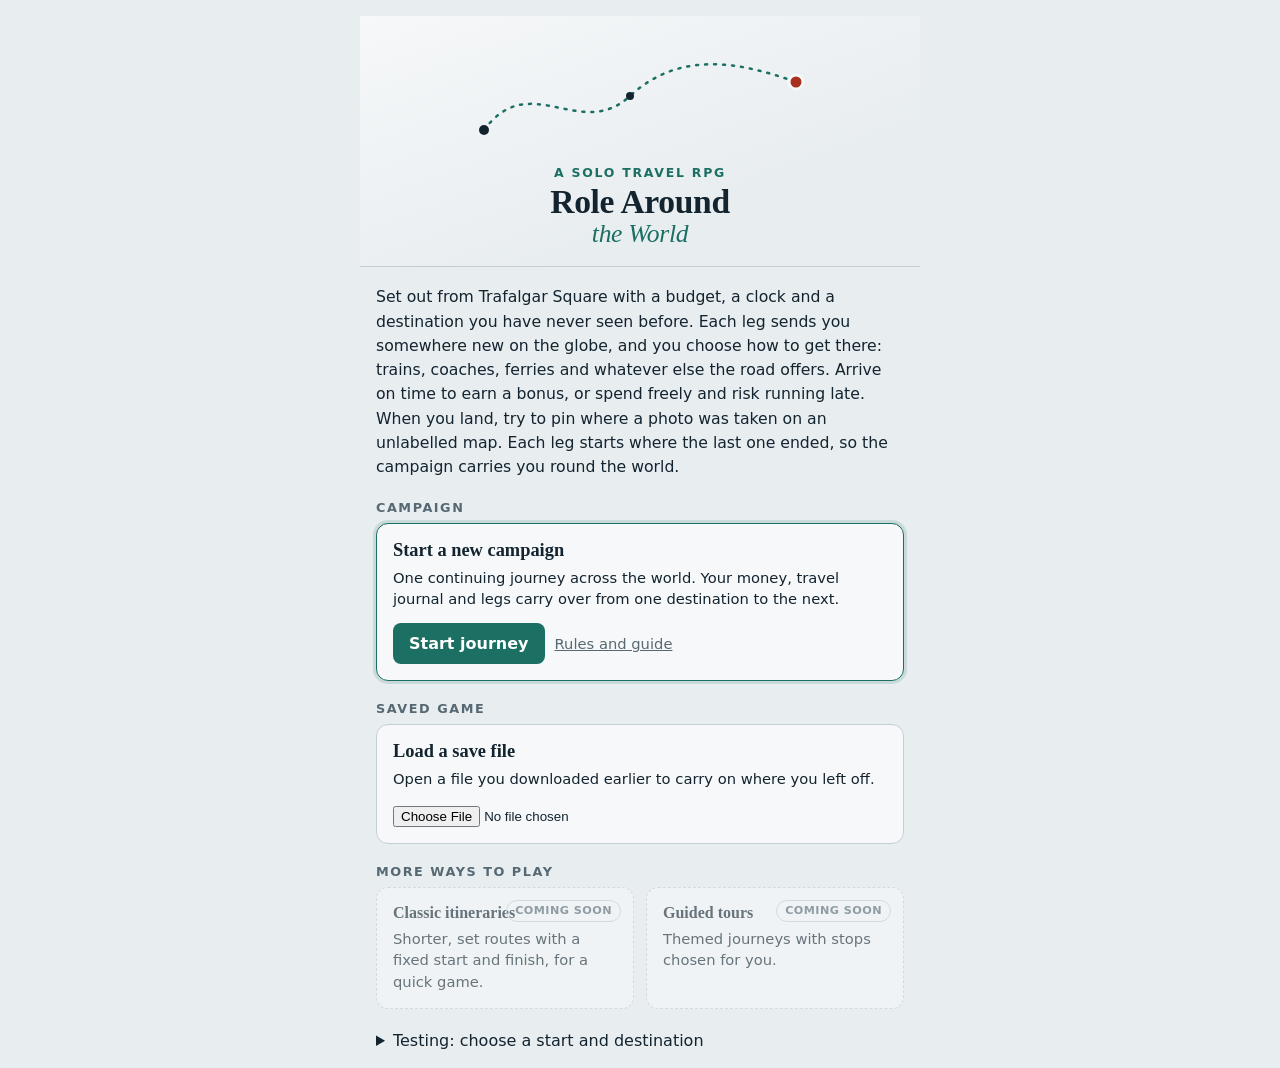
<file: index.html>
<!DOCTYPE html>
<html lang="en">
<head>
<meta charset="utf-8">
<meta name="viewport" content="width=device-width, initial-scale=1, viewport-fit=cover">
<title>Role Around the World</title>
<link rel="stylesheet" href="styles.css">
</head>
<body>
<main id="app"></main>
<script src="data/gazetteer.js"></script>
<script src="data/adjacency.js"></script>
<script src="data/regions/index.js"></script>
<script src="data.js"></script>
<script src="config.js"></script>
<script src="map.js"></script>
<script src="lastmile.js"></script>
<script src="routes.js"></script>
<script src="game.js"></script>
<script src="town.js"></script>
<script src="achievements.js"></script>
</body>
</html>
</file>
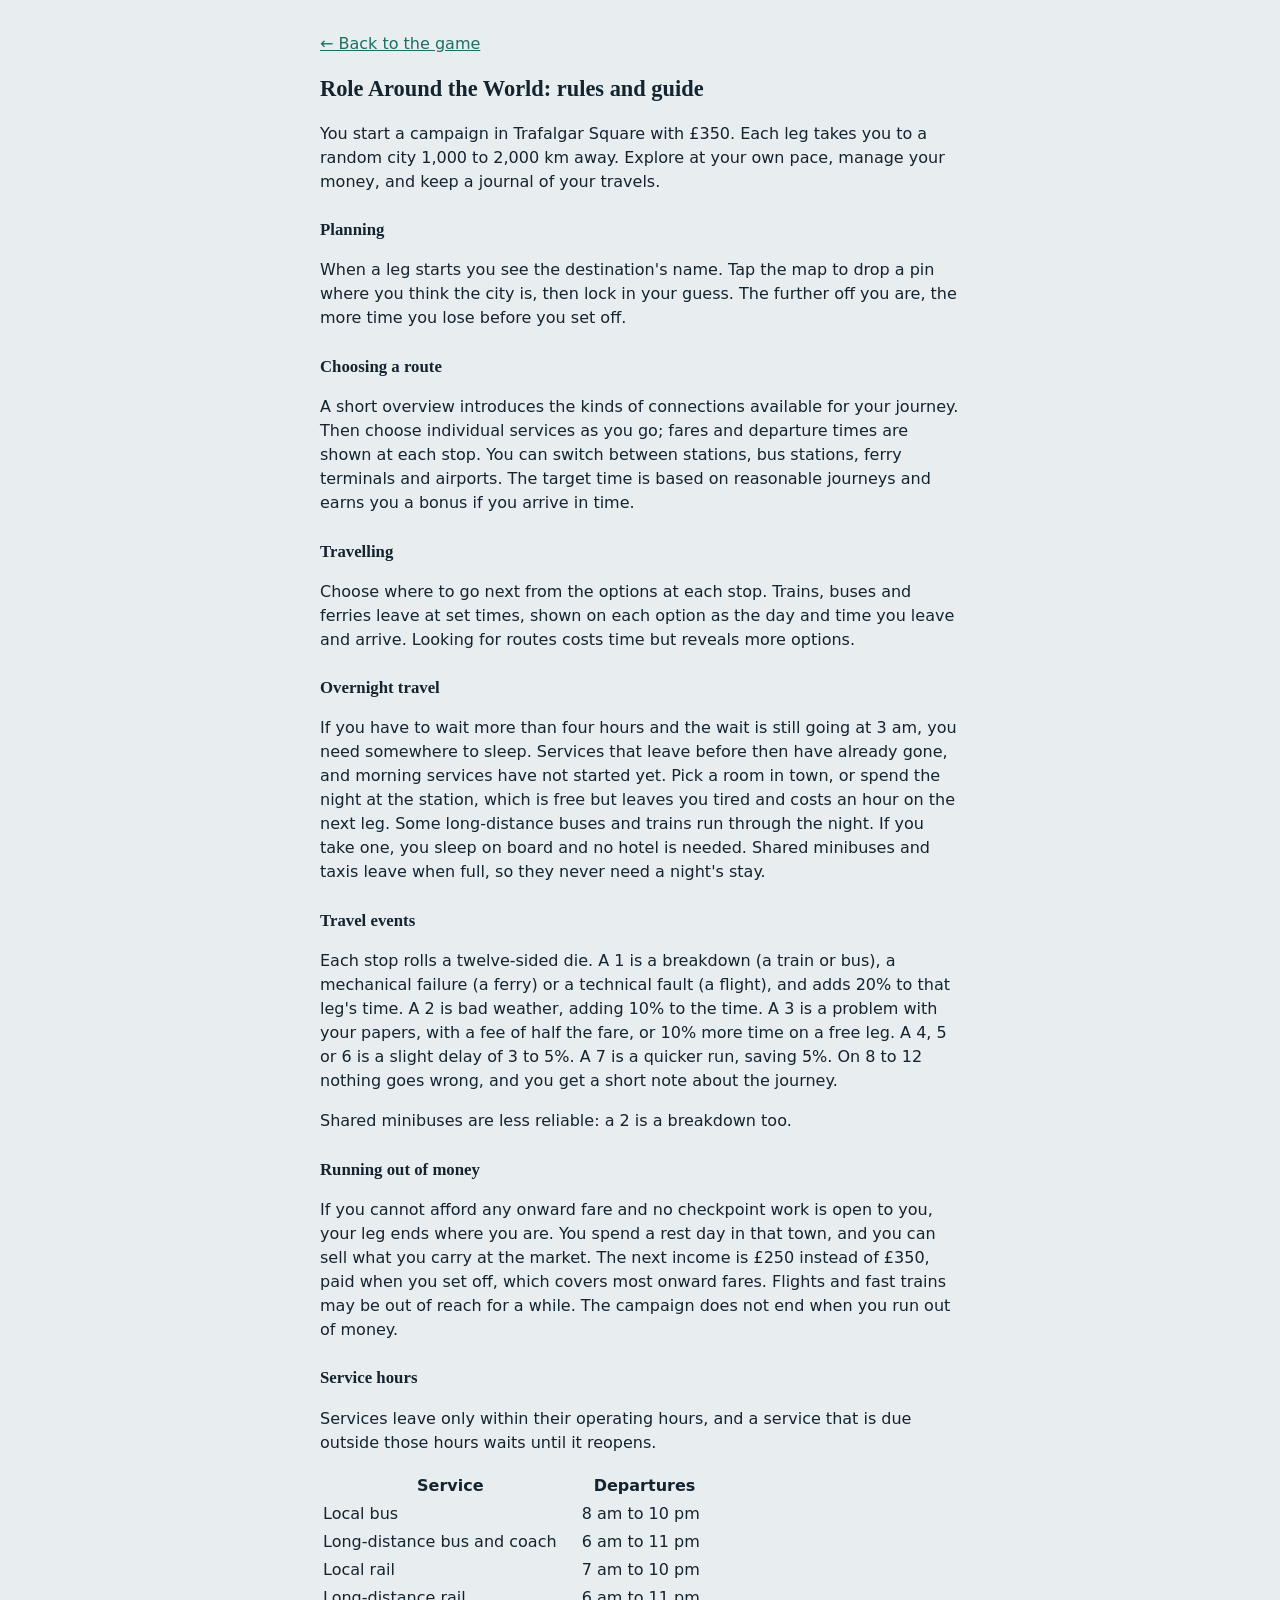
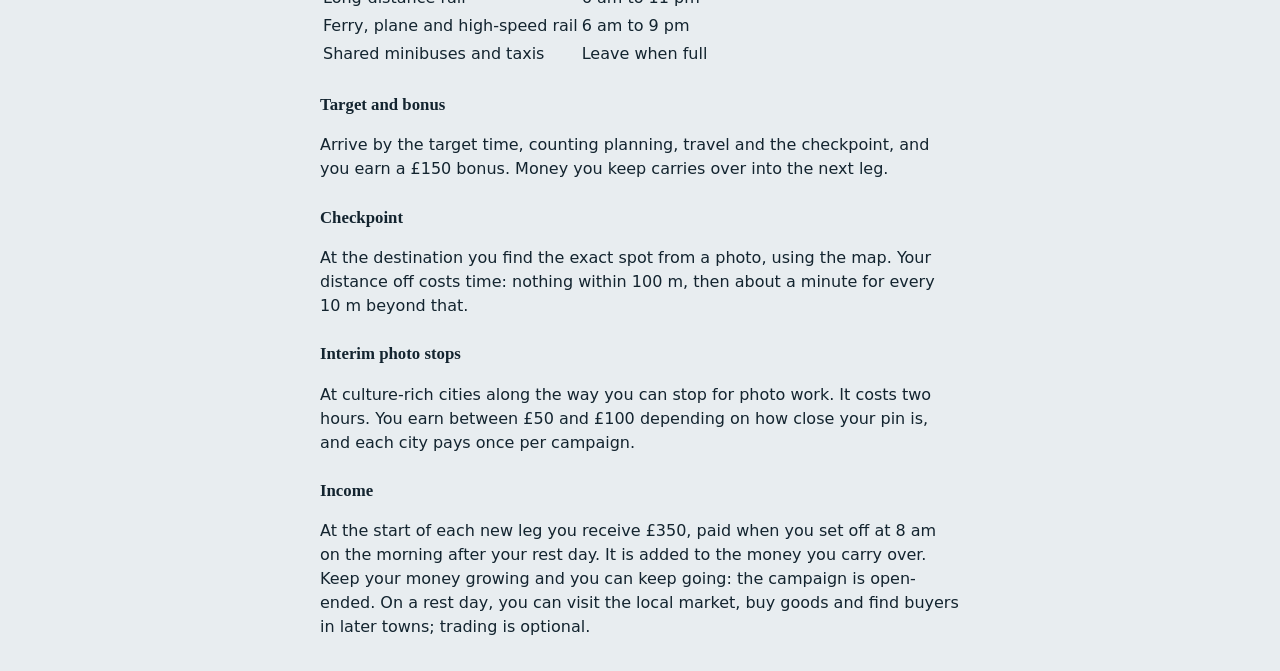
<file: rules.html>
<!DOCTYPE html>
<html lang="en">
<head>
<meta charset="utf-8">
<meta name="viewport" content="width=device-width, initial-scale=1">
<title>Rules and guide: Role Around the World</title>
<style>
body{margin:0;background:#e8edf0;color:#13242f;font:16px/1.5 system-ui,-apple-system,"Segoe UI",sans-serif}
main{max-width:640px;margin:0 auto;padding:16px}
h1,h2{font-family:Georgia,"Times New Roman",serif}
h1{font-size:1.4rem}
h2{font-size:1.05rem;margin-top:1.4em}
a{color:#1b6f63}
@media (prefers-color-scheme:dark){body{background:#0e1a21;color:#e4ecf0}a{color:#5cc2b0}}
</style>
</head>
<body>
<main>
<p><a href="index.html">&larr; Back to the game</a></p>
<h1>Role Around the World: rules and guide</h1>
<p>You start a campaign in Trafalgar Square with £350. Each leg takes you to a random city 1,000 to 2,000 km away. Explore at your own pace, manage your money, and keep a journal of your travels.</p>

<h2>Planning</h2>
<p>When a leg starts you see the destination's name. Tap the map to drop a pin where you think the city is, then lock in your guess. The further off you are, the more time you lose before you set off.</p>

<h2>Choosing a route</h2>
<p>A short overview introduces the kinds of connections available for your journey. Then choose individual services as you go; fares and departure times are shown at each stop. You can switch between stations, bus stations, ferry terminals and airports. The target time is based on reasonable journeys and earns you a bonus if you arrive in time.</p>

<h2>Travelling</h2>
<p>Choose where to go next from the options at each stop. Trains, buses and ferries leave at set times, shown on each option as the day and time you leave and arrive. Looking for routes costs time but reveals more options.</p>

<h2>Overnight travel</h2>
<p>If you have to wait more than four hours and the wait is still going at 3 am, you need somewhere to sleep. Services that leave before then have already gone, and morning services have not started yet. Pick a room in town, or spend the night at the station, which is free but leaves you tired and costs an hour on the next leg. Some long-distance buses and trains run through the night. If you take one, you sleep on board and no hotel is needed. Shared minibuses and taxis leave when full, so they never need a night's stay.</p>

<h2>Travel events</h2>
<p>Each stop rolls a twelve-sided die. A 1 is a breakdown (a train or bus), a mechanical failure (a ferry) or a technical fault (a flight), and adds 20% to that leg's time. A 2 is bad weather, adding 10% to the time. A 3 is a problem with your papers, with a fee of half the fare, or 10% more time on a free leg. A 4, 5 or 6 is a slight delay of 3 to 5%. A 7 is a quicker run, saving 5%. On 8 to 12 nothing goes wrong, and you get a short note about the journey.</p>
<p>Shared minibuses are less reliable: a 2 is a breakdown too.</p>

<h2>Running out of money</h2>
<p>If you cannot afford any onward fare and no checkpoint work is open to you, your leg ends where you are. You spend a rest day in that town, and you can sell what you carry at the market. The next income is £250 instead of £350, paid when you set off, which covers most onward fares. Flights and fast trains may be out of reach for a while. The campaign does not end when you run out of money.</p>

<h2>Service hours</h2>
<p>Services leave only within their operating hours, and a service that is due outside those hours waits until it reopens.</p>
<table>
<thead><tr><th>Service</th><th>Departures</th></tr></thead>
<tbody>
<tr><td>Local bus</td><td>8 am to 10 pm</td></tr>
<tr><td>Long-distance bus and coach</td><td>6 am to 11 pm</td></tr>
<tr><td>Local rail</td><td>7 am to 10 pm</td></tr>
<tr><td>Long-distance rail</td><td>6 am to 11 pm</td></tr>
<tr><td>Ferry, plane and high-speed rail</td><td>6 am to 9 pm</td></tr>
<tr><td>Shared minibuses and taxis</td><td>Leave when full</td></tr>
</tbody>
</table>

<h2>Target and bonus</h2>
<p>Arrive by the target time, counting planning, travel and the checkpoint, and you earn a £150 bonus. Money you keep carries over into the next leg.</p>

<h2>Checkpoint</h2>
<p>At the destination you find the exact spot from a photo, using the map. Your distance off costs time: nothing within 100 m, then about a minute for every 10 m beyond that.</p>

<h2>Interim photo stops</h2>
<p>At culture-rich cities along the way you can stop for photo work. It costs two hours. You earn between £50 and £100 depending on how close your pin is, and each city pays once per campaign.</p>

<h2>Income</h2>
<p>At the start of each new leg you receive £350, paid when you set off at 8 am on the morning after your rest day. It is added to the money you carry over. Keep your money growing and you can keep going: the campaign is open-ended. On a rest day, you can visit the local market, buy goods and find buyers in later towns; trading is optional.</p>
</main>
</body>
</html>
</file>
<file: styles.css>
:root{--bg:#e8edf0;--card:#f6f8f9;--ink:#13242f;--mute:#566872;--line:#c3cfd5;--acc:#1b6f63;--accfg:#fff;--bad:#a8321f;box-sizing:border-box;padding-top:env(safe-area-inset-top,0px);padding-bottom:env(safe-area-inset-bottom,0px)}
@media (prefers-color-scheme:dark){:root:not([data-theme="light"]){--bg:#0e1a21;--card:#16252e;--ink:#e4ecf0;--mute:#93a5af;--line:#2b3f4a;--acc:#5cc2b0;--accfg:#08201b;--bad:#ee8a76}}
:root[data-theme="dark"]{--bg:#0e1a21;--card:#16252e;--ink:#e4ecf0;--mute:#93a5af;--line:#2b3f4a;--acc:#5cc2b0;--accfg:#08201b;--bad:#ee8a76}
html{scroll-padding-top:env(safe-area-inset-top,0px)}
*{box-sizing:border-box}
body{margin:0;background:var(--bg);color:var(--ink);font:16px/1.45 system-ui,-apple-system,"Segoe UI",sans-serif}
main{max-width:560px;margin:0 auto;padding:16px}
main.wide{max-width:1500px}
h1,h2,.big{font-family:Georgia,"Times New Roman",serif}
h1{font-size:1.15rem;margin:0 0 4px;font-weight:700}
h2{font-size:.95rem;margin:0 0 8px;color:var(--mute);font-weight:600}
h3{font-size:.85rem;margin:12px 0 6px;color:var(--mute);font-weight:600}
.sub{color:var(--mute);font-size:.9rem;margin:0 0 12px}
.stats{display:grid;grid-template-columns:1fr 1fr;gap:10px;margin-bottom:14px}
.stat{background:var(--card);border:1px solid var(--line);border-radius:10px;padding:10px 12px}
.stat b{display:block;font:700 1.3rem/1.15 Georgia,serif}
.stat small{color:var(--mute)}
.panel{background:var(--card);border:1px solid var(--line);border-radius:10px;padding:14px;margin-bottom:14px}
.big{font-size:1.8rem;font-weight:700;line-height:1.1;margin:0 0 6px}
.opt{display:grid;grid-template-columns:1fr auto auto;gap:10px;align-items:center;width:100%;text-align:left;background:var(--bg);color:var(--ink);border:1px solid var(--line);border-radius:8px;padding:11px 12px;margin-bottom:6px;font:inherit;cursor:pointer}
.opt:hover:not(:disabled){border-color:var(--acc)}
.opt:disabled{opacity:.45;cursor:not-allowed}
.opt .to{font-weight:600}
.opt small{display:block;color:var(--mute);font-weight:400}
.opt span{color:var(--mute);font-size:.88rem;white-space:nowrap}
.card{display:block;width:100%;text-align:left;background:var(--bg);color:var(--ink);border:1px solid var(--line);border-radius:8px;padding:12px;margin-bottom:8px;font:inherit;cursor:pointer}
.card:hover{border-color:var(--acc)}
.card:disabled{opacity:.45;cursor:not-allowed}
.card b{display:block}
.card span{color:var(--mute);font-size:.9rem}
.btn{background:var(--acc);color:var(--accfg);border:0;border-radius:8px;padding:11px 16px;font:600 1rem system-ui,sans-serif;cursor:pointer}
.btn.alt{background:var(--bg);color:var(--ink);border:1px solid var(--line)}
.link{background:none;border:0;color:var(--mute);text-decoration:underline;font:inherit;cursor:pointer;padding:6px 0}
select{width:100%;font:inherit;padding:10px;border-radius:8px;border:1px solid var(--line);background:var(--bg);color:var(--ink);margin-bottom:12px}
label{display:block;font-size:.9rem;color:var(--mute);margin-bottom:4px}
.log{margin:0;padding-left:18px;color:var(--mute);font-size:.9rem}
.log li{margin-bottom:4px}
.res{margin:0 0 10px}
.res b{display:block}
.res span{color:var(--mute);font-size:.9rem}
.hand{color:var(--mute);font-size:.9rem;margin:8px 0 0}
.row{display:flex;gap:10px;flex-wrap:wrap}
.hdr{position:sticky;top:env(safe-area-inset-top,0px);z-index:5;display:grid;grid-template-columns:auto auto 1fr;gap:12px;align-items:center;background:var(--bg);border-bottom:1px solid var(--line);padding:8px 0;margin-bottom:12px;font-size:.92rem}.hdr b{font:700 1.05rem Georgia,serif}.rv{color:var(--mute);text-align:right}.fy{fill:none;stroke:var(--mute);stroke-width:1.3;opacity:.7}
.map{width:100%;height:auto;display:block}.land{fill:var(--line);opacity:.5}.nd{fill:var(--mute);opacity:.4}.pm,.po{fill:none;stroke-linejoin:round}.pm{stroke:var(--acc);stroke-width:3}.po{stroke:var(--mute);stroke-width:2;stroke-dasharray:1 4;stroke-linecap:round}.dm{fill:var(--acc)}.ds{fill:var(--ink)}.dg{fill:none;stroke:var(--bad);stroke-width:2}.do{fill:var(--card);stroke:var(--acc);stroke-width:1.5}.map text{font-family:system-ui,sans-serif;fill:var(--ink);paint-order:stroke;stroke:var(--card)}
:focus-visible{outline:2px solid var(--acc);outline-offset:2px}

.land{fill:var(--line);fill-opacity:.55;opacity:1;stroke:var(--mute);stroke-width:.6;vector-effect:non-scaling-stroke}
.brd{fill:none;stroke:var(--bg);stroke-width:.8;vector-effect:non-scaling-stroke}
.pm,.po,.fy,.dg,.do{vector-effect:non-scaling-stroke}
.map text{font-family:system-ui,sans-serif;fill:var(--ink);paint-order:stroke;stroke:var(--card)}
.zc{display:flex;gap:8px;margin-top:8px}
.zc button{background:var(--bg);color:var(--ink);border:1px solid var(--line);border-radius:8px;padding:6px 14px;font:inherit;cursor:pointer}

.hdr{display:block;font-size:.92rem}
.hdr .r1{display:flex;justify-content:space-between;align-items:center;gap:8px;flex-wrap:wrap}
.hdr .r2{display:grid;grid-template-columns:1fr 1fr 1fr;gap:8px;margin-top:6px}
.hdr .r2 small{display:block;color:var(--mute);font-size:.72rem}
.hdr .r2 .cur{font-weight:700;text-align:center}
.hdr .r2 div:last-child{text-align:right}
.hdr .rv{text-align:left;margin-top:4px;font-size:.82rem}

[hidden]{display:none!important}
#lm .row{display:flex;gap:10px;flex-wrap:wrap;margin-top:10px}
#lm .row.tight{margin:0 0 10px}
#lm .row.tight .btn{padding:7px 10px;font-size:.85rem}
#lm img.lmphoto{width:100%;max-height:50vh;object-fit:contain;border-radius:8px;background:var(--bg);display:block}
#lm .lmmap{height:54vh;min-height:300px;border-radius:8px;border:1px solid var(--line)}
#lm .credit{font-size:.78rem;color:var(--mute);margin:6px 0 0}
#lm .hint{background:var(--bg);border-radius:8px;padding:10px;margin-top:10px;font-size:.92rem}
#lm .big2{font:700 1.3rem Georgia,serif;margin:0 0 6px}
#lm .mute{color:var(--mute);font-size:.9rem}
#lm .btn.on{outline:2px solid var(--acc)}
#lm .btn:disabled{opacity:.45;cursor:not-allowed}
#lm h2{margin-top:0}

.jmap{height:56vh;min-height:320px;border-radius:8px;border:1px solid var(--line);overflow:hidden}

.pz{position:relative}.pzbox{overflow:hidden;border-radius:8px;background:var(--bg);touch-action:none;cursor:grab}
.pzbox img.lmphoto{transform-origin:center center;transition:transform .15s ease-out;width:100%;max-height:50vh;object-fit:contain;display:block}
.pz .zc{display:flex;gap:8px;margin-top:8px}
.pz .zc button{background:var(--bg);color:var(--ink);border:1px solid var(--line);border-radius:8px;padding:6px 14px;font:inherit;cursor:pointer}

.jrnl{display:grid;grid-template-columns:1fr 1fr;gap:14px}
.jcol h3{font:600 1rem Georgia,serif;margin:0 0 6px}
.jcol ol{list-style:none;margin:0;padding:0;border-left:2px solid var(--line)}
.jcol li{position:relative;padding:4px 0 8px 12px;font-size:.92rem}
.jcol li::before{content:"";position:absolute;left:-6px;top:9px;width:9px;height:9px;border-radius:50%;background:var(--acc)}
.jcol li.jstart::before{background:var(--ink)}
.jcol li span{display:block}
.jcol li small{display:block;color:var(--mute);font-size:.78rem}
.jsum{margin-top:12px;border-top:1px solid var(--line);padding-top:8px}
.jr{display:grid;grid-template-columns:1fr 1fr 1fr;gap:8px;font-size:.9rem;padding:3px 0}
.jr span{color:var(--mute)}
.jr b{text-align:right}
.jr:first-child{color:var(--mute);font-size:.8rem}

.smap{height:44vh;min-height:260px;border-radius:8px;border:1px solid var(--line);overflow:hidden;margin-bottom:14px;position:relative}
.smap>div{width:100%;height:100%}

.modebar{justify-content:space-between;align-items:center}
.modebar .modes{display:flex;gap:10px;flex-wrap:wrap}
/* Map view buttons and Fit journey: compact, one line on a phone */
.modebar{flex-wrap:nowrap;gap:6px}
.modebar .modes{flex-wrap:nowrap;gap:6px}
.modebar .btn{padding:6px 8px;font-size:.8rem;white-space:nowrap;line-height:1.3}

.panel-nav{display:none}
.game-panels{display:grid;grid-template-columns:minmax(0,1.2fr) minmax(0,.9fr) minmax(0,.9fr);gap:14px;align-items:start}
.game-panel{min-width:0}
.game-panel>.panel{margin-bottom:10px}
.panel-hint{display:none}
.route-flavour{font:1.05rem/1.55 Georgia,"Times New Roman",serif}
.inventory-stats{display:grid;grid-template-columns:1fr 1fr;gap:8px}
.inventory-stats>div{background:var(--bg);border:1px solid var(--line);border-radius:8px;padding:10px}
.inventory-stats small,.inventory-stats b{display:block}
.inventory-stats small{color:var(--mute)}
.inventory-stats b{font:700 1.2rem Georgia,serif}
.panel-nav button{flex:1;background:var(--bg);color:var(--ink);border:1px solid var(--line);border-radius:8px;padding:9px 10px;font:600 .9rem system-ui,sans-serif}
.panel-nav button.on{background:var(--acc);border-color:var(--acc);color:var(--accfg)}

@media(max-width:1099px){
 main.wide{max-width:720px}
 .panel-nav{display:flex;gap:8px;margin:0 0 10px}
 .panel-hint{display:block;color:var(--mute);font-size:.8rem;text-align:center;margin:0 0 8px}
 .game-panels{display:flex;gap:12px;overflow-x:auto;overscroll-behavior-x:contain;scroll-snap-type:x mandatory;scrollbar-width:thin;padding-bottom:8px}
 .game-panel{flex:0 0 100%;scroll-snap-align:start;scroll-snap-stop:always}
}
@media(min-width:600px) and (max-width:1099px){
 main.wide{max-width:900px}
 .game-panel{flex-basis:88%}
}

/* Opening screen */
.welcome-hero{position:relative;text-align:center;padding:22px 16px 18px;margin:0 -16px 18px;background:linear-gradient(160deg,var(--card) 0%,var(--bg) 70%);border-bottom:1px solid var(--line);overflow:hidden}
.route-art{width:100%;max-width:360px;height:auto;display:block;margin:0 auto 6px}
.route-line{fill:none;stroke:var(--acc);stroke-width:2.5;stroke-dasharray:2 7;stroke-linecap:round}
.route-stop{fill:var(--ink)}
.route-goal{fill:var(--bad);stroke:var(--card);stroke-width:3}
.kicker{margin:4px 0 2px;color:var(--acc);font-size:.78rem;letter-spacing:.14em;text-transform:uppercase;font-weight:600}
.wordmark{font:700 2.1rem/1.05 Georgia,"Times New Roman",serif;letter-spacing:-.01em;margin:0}
.wordmark span{display:block;font-style:italic;color:var(--acc);font-weight:400;font-size:1.6rem;margin-top:2px}
.intro{font-size:.98rem;color:var(--ink);margin:0 0 20px;line-height:1.55}
.welcome-sec{margin-bottom:20px}
.welcome-sec h2{font:600 .8rem system-ui,sans-serif;text-transform:uppercase;letter-spacing:.12em;color:var(--mute);margin:0 0 8px}
.welcome-card{background:var(--card);border:1px solid var(--line);border-radius:12px;padding:16px;position:relative}
.welcome-card.featured{border-color:var(--acc);box-shadow:0 0 0 3px color-mix(in srgb,var(--acc) 15%,transparent)}
.welcome-card h3{font:700 1.15rem Georgia,serif;color:var(--ink);margin:0 0 6px}
.welcome-card p{margin:0 0 14px;font-size:.92rem}
.welcome-card .row{align-items:center}
.welcome-grid{display:grid;grid-template-columns:1fr 1fr;gap:12px}
.welcome-card.soon{opacity:.6;border-style:dashed;margin-bottom:0}
.welcome-card.soon h3{font-size:1rem}
.welcome-card.soon p{margin:0}
.badge{position:absolute;top:12px;right:12px;font-size:.7rem;font-weight:600;letter-spacing:.04em;text-transform:uppercase;color:var(--mute);border:1px solid var(--line);border-radius:999px;padding:2px 8px}
.link-btn{color:var(--mute);font-size:.92rem;text-decoration:underline;padding:8px 0}
.welcome-err{color:var(--bad);margin:0 0 12px}
@media (max-width:460px){.welcome-grid{grid-template-columns:1fr}.wordmark{font-size:1.8rem}}

/* Map screens: map fixed to the top half, actions scroll below */
body.mapscreen{height:100vh;height:100dvh;overflow:hidden}
body.mapscreen main#app{height:100%;display:flex;flex-direction:column;padding-bottom:0;overflow:hidden}
body.mapscreen .hdr{flex:none;margin-bottom:8px}
.mapdock{position:relative;flex:0 0 50%;min-height:0;margin-bottom:8px}
body.mapscreen .smap{height:100%;min-height:0;margin:0}
.mapbtns{position:absolute;top:8px;left:8px;right:8px;z-index:3;display:flex;justify-content:space-between;align-items:center;gap:6px;margin:0;pointer-events:none}
.mapbtns>*{pointer-events:auto}
.mapbtns .btn{background:color-mix(in srgb,var(--card) 92%,transparent);box-shadow:0 1px 4px rgba(0,0,0,.25)}
.mapbtns .btn.on{background:var(--acc);color:var(--accfg)}
.actions{flex:1 1 0;min-height:0;overflow-y:auto;overscroll-behavior:contain;-webkit-overflow-scrolling:touch;padding-bottom:16px}
body.mapscreen .actions .panel-nav{position:sticky;top:0;z-index:2;background:var(--bg);padding:4px 0 6px}

/* Visually hidden, but still read by screen readers */
.sr-only{position:absolute;width:1px;height:1px;padding:0;margin:-1px;overflow:hidden;clip:rect(0,0,0,0);white-space:nowrap;border:0}

/* Header: no From column; Target sits under the clock */
.hdr .r1>span:first-child{display:flex;flex-direction:column;align-items:flex-start}
.hdr .r1>span:first-child .rv{margin:0;font-size:.78rem;text-align:left}
.hdr .r2{grid-template-columns:1fr 1fr}
.hdr .r2 .cur{text-align:left}
.hdr .r2 div:last-child{text-align:right}

/* Now / To line: a quiet strip under the header, two left-aligned columns */
.hdr .r2{margin-top:6px;padding-top:5px;border-top:1px solid var(--line);grid-template-columns:1fr 1fr;gap:8px;font-size:.84rem}
.hdr .r2>div{text-align:left;min-width:0;white-space:nowrap;overflow:hidden;text-overflow:ellipsis}
.hdr .r2 .cur{font-weight:400}
.hdr .r2 small{display:inline;font-size:inherit;color:var(--mute);margin-right:4px}
.hdr .r2 small::after{content:":"}

/* Header hugs the top; map defaults to 4:3, with minimise and full-screen controls */
body.mapscreen main#app{padding:6px 12px 0}
body.mapscreen .hdr{padding:2px 0 0;margin-bottom:6px}
body.mapscreen .mapdock{flex:0 0 auto;aspect-ratio:4/3;max-height:60dvh;width:100%;margin-bottom:8px}
body.mapscreen .smap{position:absolute;inset:0;height:auto;min-height:0;margin:0}
.mapctl{position:absolute;left:8px;bottom:8px;z-index:3;display:flex;gap:6px}
.mapctl .btn{background:color-mix(in srgb,var(--card) 92%,transparent);box-shadow:0 1px 4px rgba(0,0,0,.25);padding:5px 10px;font-size:.8rem}
/* Minimised: only the controls remain, the actions get the space */
body.map-min .mapdock{aspect-ratio:auto;max-height:none;height:auto}
body.map-min .smap,body.map-min .mapbtns{display:none}
body.map-min .mapctl{position:static;padding:2px 0}
/* Full screen: the map covers the viewport below the header */
body.map-full .mapdock{position:fixed;top:var(--hdr-h,0px);left:0;right:0;bottom:0;z-index:20;aspect-ratio:auto;max-height:none;height:auto;margin:0;background:var(--bg)}
body.map-full .smap{border-radius:0;border:0}

/* Wide screens: map on the left (60%), game panels on the right with the same swipe/tab navigation */
@media (min-width:1100px){
 body.mapscreen main#app{display:grid;grid-template-columns:minmax(0,3fr) minmax(0,2fr);grid-template-rows:auto minmax(0,1fr);column-gap:16px;row-gap:0}
 body.mapscreen .hdr{grid-column:1/-1}
 body.mapscreen .mapdock{grid-column:1;grid-row:2;flex:none;aspect-ratio:auto;max-height:none;width:auto;height:100%;margin:0 0 8px}
 body.mapscreen .actions{grid-column:2;grid-row:2;min-height:0;overflow-y:auto;padding-bottom:16px}
 body.mapscreen .panel-nav{display:flex;gap:8px;margin:0 0 10px}
 body.mapscreen .panel-hint{display:block;color:var(--mute);font-size:.8rem;text-align:center;margin:0 0 8px}
 body.mapscreen .game-panels{display:flex;gap:12px;overflow-x:auto;overscroll-behavior-x:contain;scroll-snap-type:x mandatory;scrollbar-width:thin;padding-bottom:8px}
 body.mapscreen .game-panel{flex:0 0 100%;min-width:0;scroll-snap-align:start;scroll-snap-stop:always}
 body.map-min .mapdock{align-self:start;height:auto}
}

/* Guess prompt and Lock in button, grouped in a shaded box */
.guessbox{background:color-mix(in srgb,var(--ink) 6%,var(--card));border:1px solid var(--line);border-radius:14px;padding:12px 14px;margin:0 0 12px}
.guessbox .guessprompt{margin:0 0 10px;color:var(--ink);font-size:.92rem;line-height:1.5}
.guessbox .btn{width:100%}

/* Link buttons (things to do, market) share the game's green button style */
a.btn{display:inline-block;text-decoration:none;text-align:center;box-sizing:border-box;width:100%}

/* Arrival card */
.arrive{text-align:left}
.arrive .kicker{margin:0}
.arrive-h{font:700 1.8rem/1.15 Georgia,"Times New Roman",serif;margin:4px 0 8px;color:var(--ink)}
.arrive .big{margin:0 0 8px}

/* Travel events: dice roll and hazard card, over the page */
.evlayer{position:fixed;inset:0;z-index:60;background:rgba(20,24,20,.35);display:flex;align-items:center;justify-content:center;padding:16px}
.evbox{background:var(--card);color:var(--ink);border:1px solid var(--line);border-radius:16px;padding:20px;width:min(320px,100%);text-align:center;box-shadow:0 12px 32px rgba(0,0,0,.3)}
.evlabel{margin:0;font-weight:700}
.evicon{width:44px;height:44px;border-radius:50%;background:#b23a2e;color:#fff;font:800 1.6rem/44px Georgia,serif;margin:0 auto 10px}
.evcard h3{font:700 1.2rem Georgia,serif;margin:0 0 6px}
.evcard p{margin:0 0 14px}

/* Spacing helpers for one-off gaps */
.m0{margin:0}
.mb6{margin:0 0 6px}.mb8{margin:0 0 8px}.mb10{margin:0 0 10px}
.mt4{margin:4px 0 0}.mt6{margin:6px 0 0}.mt8{margin:8px 0 0}.mt10{margin:10px 0 0}.mt12{margin:12px 0 0}.mt14{margin:14px 0 0}
.wfull{width:100%}
.fine{font-size:.85rem}
.note{margin:0 0 12px;font-size:.84rem}
.btn:disabled{opacity:.45;cursor:not-allowed}
.tfield{flex:1;min-width:140px}

/* Rest day: three-day timeline */
.tl{display:grid;grid-template-columns:repeat(3,1fr);gap:8px;margin:6px 0 2px}
.tl>div{border:1px solid var(--line);border-radius:10px;padding:8px;text-align:center;font-size:.82rem;color:var(--mute)}
.tl>div b{display:block;color:var(--ink)}
.tl>div.now{border-color:var(--acc);font-weight:700;color:var(--ink)}

/* Market: cards for goods to sell and to buy */
.mgrid{display:grid;grid-template-columns:repeat(auto-fit,minmax(190px,1fr));gap:10px}
.mgrid.sell{grid-template-columns:repeat(auto-fit,minmax(200px,1fr))}
.mcard{border:1px solid var(--line);border-radius:10px;padding:10px;background:var(--card)}
.mcard .btn{padding:7px 12px;font-size:.9rem}
.mstats{font-size:.8rem;margin:4px 0}
.mrow{display:flex;justify-content:space-between;align-items:center}
.price{color:var(--acc)}
.buyer{font-size:.84rem;background:var(--bg);border-radius:8px;padding:7px 8px}
.delta{font-size:.78rem;font-weight:800}
.delta.up{color:var(--acc)}.delta.down{color:var(--bad)}
.pips{display:inline-flex;gap:2px;vertical-align:middle}
.pips i{width:6px;height:9px;border-radius:2px;background:var(--line);display:inline-block}
.pips i.on{background:var(--acc)}


/* Clock digits: each column shows one digit at a time and rolls between them */
.dc{display:inline-block;height:1em;line-height:1em;overflow:hidden;vertical-align:bottom;width:.62em;text-align:center}
.dl{display:inline-block;white-space:pre}
.ds{display:flex;flex-direction:column}
.ds i{display:block;height:1em;line-height:1em;font-style:normal}

/* Achievements */
.ach{list-style:none;padding:0;margin:0}
.ach li{margin:0 0 8px;color:var(--mute)}
.ach li.got{color:var(--ink)}
.ach li.got b{color:var(--acc)}
.toast{position:fixed;left:50%;top:14px;transform:translateX(-50%);z-index:70;background:var(--acc);color:var(--accfg);padding:10px 18px;border-radius:999px;font-weight:700;box-shadow:0 6px 18px rgba(0,0,0,.25);max-width:92vw;text-align:center}

/* Working indicator */
.busy{position:fixed;inset:0;z-index:80;display:none;align-items:center;justify-content:center;background:rgba(20,24,20,.3);padding:16px}
.busy-card{background:var(--card);color:var(--ink);border:1px solid var(--line);border-radius:14px;padding:18px 22px;display:flex;flex-direction:column;align-items:center;gap:10px;box-shadow:0 12px 32px rgba(0,0,0,.3);text-align:center}
.busy p{margin:0}
.spin{width:30px;height:30px;border:3px solid var(--line);border-top-color:var(--acc);border-radius:50%;animation:spin .8s linear infinite}
.spin.inline{display:inline-block;width:12px;height:12px;border-width:2px;vertical-align:-1px;margin-right:6px}
@keyframes spin{to{transform:rotate(360deg)}}
@media (prefers-reduced-motion: reduce){.spin{animation-duration:2.4s}}
</file>
